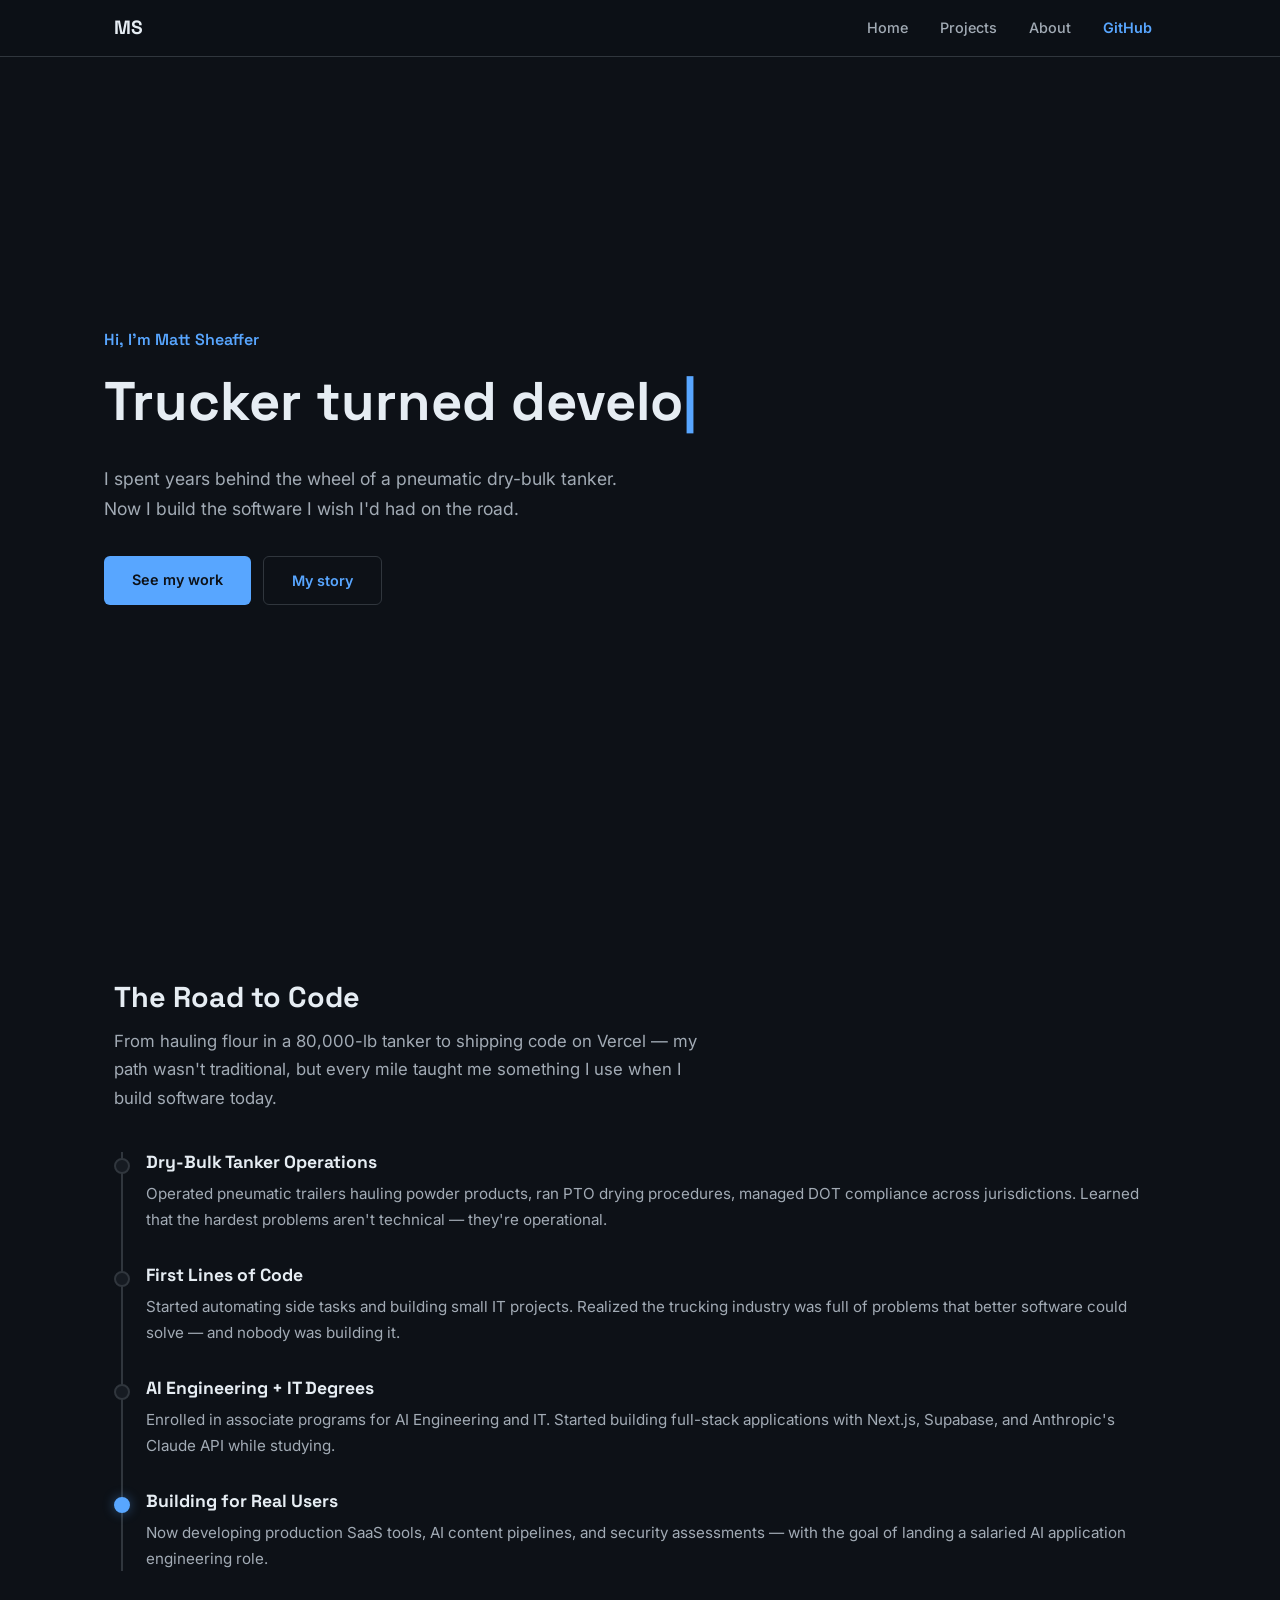
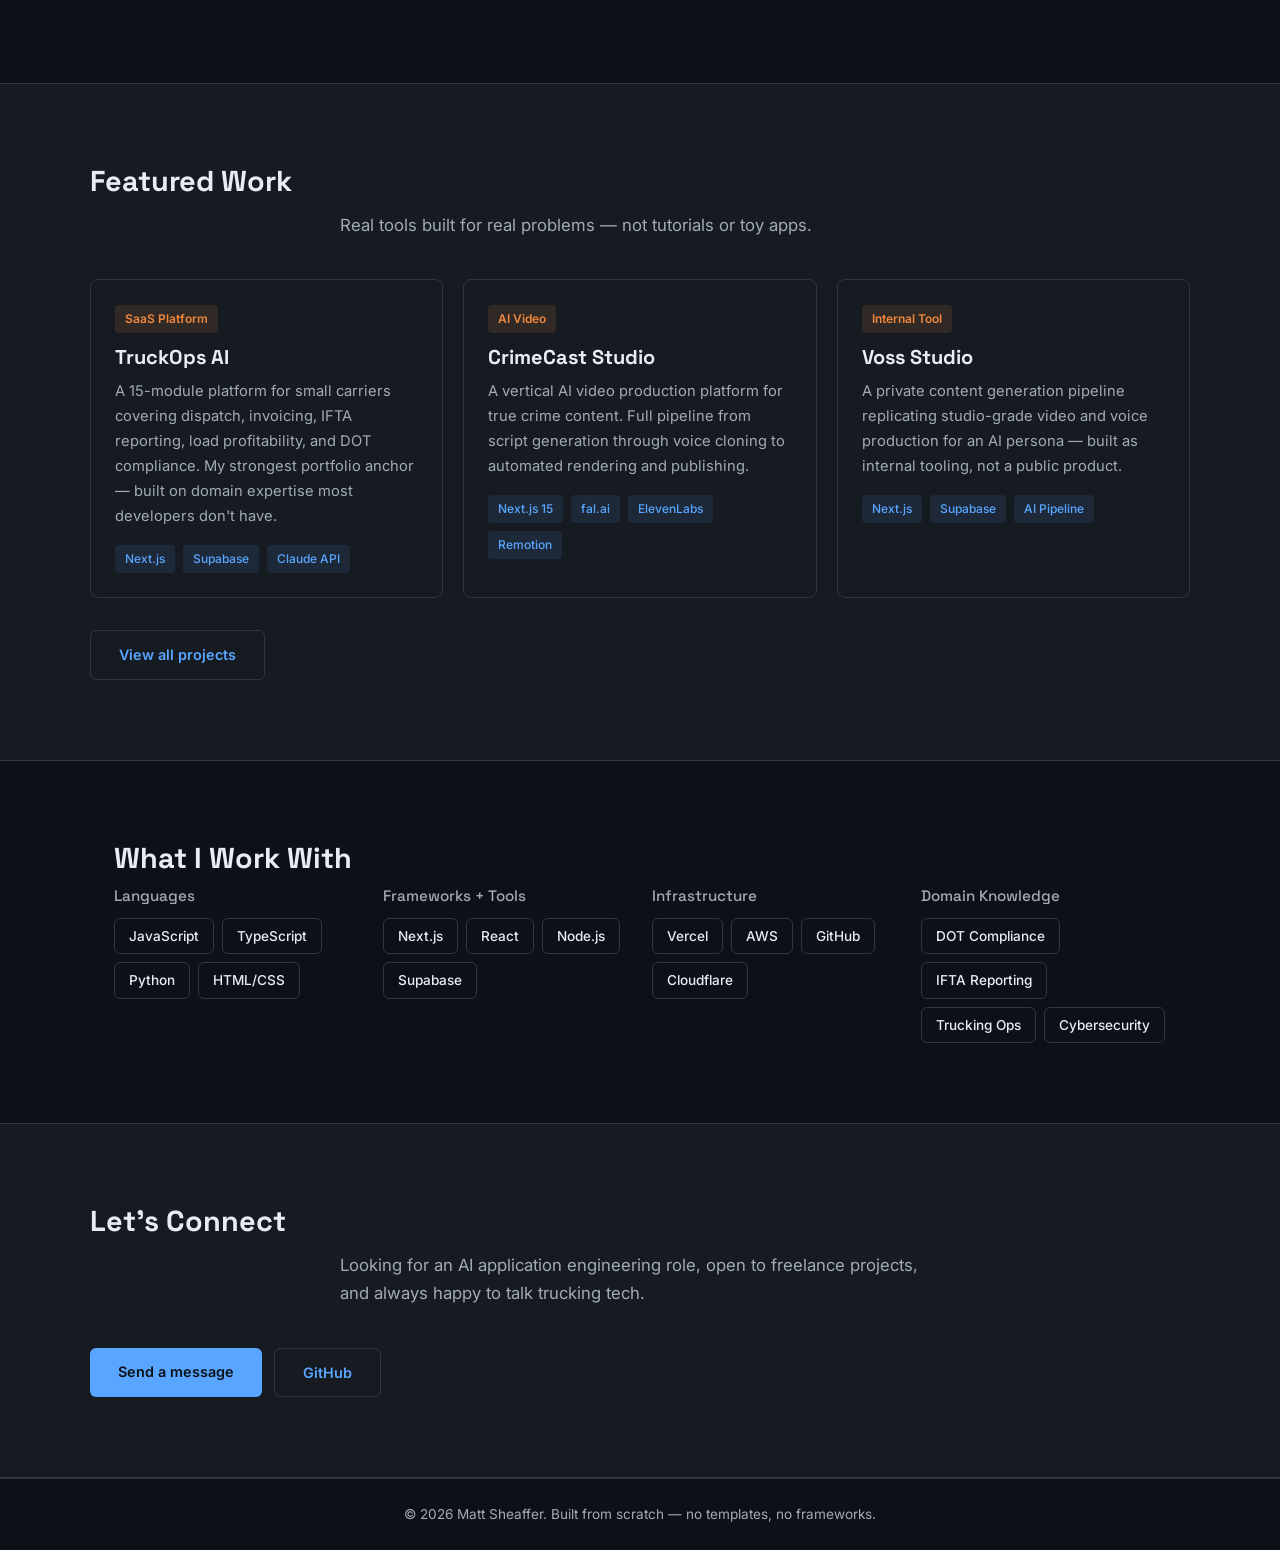
<file: index.html>
<!DOCTYPE html>
<html lang="en">
<head>
    <meta charset="UTF-8">
    <meta name="viewport" content="width=device-width, initial-scale=1.0">
    <title>Matt Sheaffer — Developer Portfolio</title>
    <link rel="preconnect" href="https://fonts.googleapis.com">
    <link rel="preconnect" href="https://fonts.gstatic.com" crossorigin>
    <link href="https://fonts.googleapis.com/css2?family=Space+Grotesk:wght@400;500;600;700&family=Inter:wght@400;500;600&display=swap" rel="stylesheet">
    <link rel="stylesheet" href="styles.css">
</head>
<body>

    <a href="#main-content" class="skip-link">Skip to main content</a>

    <nav aria-label="Main navigation">
        <div class="nav-inner">
            <a href="index.html" class="nav-logo">MS</a>
            <button class="hamburger" aria-label="Toggle navigation" aria-expanded="false">
                <span></span><span></span><span></span>
            </button>
            <ul>
                <li><a href="index.html" aria-current="page">Home</a></li>
                <li><a href="projects.html">Projects</a></li>
                <li><a href="about.html">About</a></li>
                <li><a href="https://github.com/Porcse51115-ux" class="nav-cta">GitHub</a></li>
            </ul>
        </div>
    </nav>

    <main id="main-content">

        <!-- ===== HERO ===== -->
        <section class="hero">
            <div class="hero-content">
                <p class="hero-label">Hi, I'm Matt Sheaffer</p>
                <h1><span id="typed-text"></span><span class="cursor">|</span></h1>
                <p class="hero-sub">
                    I spent years behind the wheel of a pneumatic dry-bulk tanker.
                    Now I build the software I wish I'd had on the road.
                </p>
                <div class="hero-actions">
                    <a href="#projects" class="btn btn-primary">See my work</a>
                    <a href="#about" class="btn btn-outline">My story</a>
                </div>
            </div>
        </section>

        <!-- ===== ABOUT / JOURNEY ===== -->
        <section id="about" class="section">
            <h2 class="section-title">The Road to Code</h2>
            <p class="section-intro">
                From hauling flour in a 80,000-lb tanker to shipping code on Vercel —
                my path wasn't traditional, but every mile taught me something I use
                when I build software today.
            </p>

            <div class="timeline">
                <div class="timeline-item">
                    <div class="timeline-marker"></div>
                    <div class="timeline-content">
                        <h3>Dry-Bulk Tanker Operations</h3>
                        <p>
                            Operated pneumatic trailers hauling powder products,
                            ran PTO drying procedures, managed DOT compliance
                            across jurisdictions. Learned that the hardest problems
                            aren't technical — they're operational.
                        </p>
                    </div>
                </div>
                <div class="timeline-item">
                    <div class="timeline-marker"></div>
                    <div class="timeline-content">
                        <h3>First Lines of Code</h3>
                        <p>
                            Started automating side tasks and building small IT
                            projects. Realized the trucking industry was full of
                            problems that better software could solve — and nobody
                            was building it.
                        </p>
                    </div>
                </div>
                <div class="timeline-item">
                    <div class="timeline-marker"></div>
                    <div class="timeline-content">
                        <h3>AI Engineering + IT Degrees</h3>
                        <p>
                            Enrolled in associate programs for AI Engineering and IT.
                            Started building full-stack applications with Next.js,
                            Supabase, and Anthropic's Claude API while studying.
                        </p>
                    </div>
                </div>
                <div class="timeline-item">
                    <div class="timeline-marker active"></div>
                    <div class="timeline-content">
                        <h3>Building for Real Users</h3>
                        <p>
                            Now developing production SaaS tools, AI content
                            pipelines, and security assessments — with the goal
                            of landing a salaried AI application engineering role.
                        </p>
                    </div>
                </div>
            </div>
        </section>

        <!-- ===== PROJECTS ===== -->
        <section id="projects" class="section section-alt">
            <h2 class="section-title">Featured Work</h2>
            <p class="section-intro">
                Real tools built for real problems — not tutorials or toy apps.
            </p>

            <div class="project-grid">
                <article class="project-card">
                    <div class="card-tag">SaaS Platform</div>
                    <h3>TruckOps AI</h3>
                    <p>
                        A 15-module platform for small carriers covering dispatch,
                        invoicing, IFTA reporting, load profitability, and DOT
                        compliance. My strongest portfolio anchor — built on
                        domain expertise most developers don't have.
                    </p>
                    <div class="card-tech">
                        <span>Next.js</span>
                        <span>Supabase</span>
                        <span>Claude API</span>
                    </div>
                </article>

                <article class="project-card">
                    <div class="card-tag">AI Video</div>
                    <h3>CrimeCast Studio</h3>
                    <p>
                        A vertical AI video production platform for true crime
                        content. Full pipeline from script generation through
                        voice cloning to automated rendering and publishing.
                    </p>
                    <div class="card-tech">
                        <span>Next.js 15</span>
                        <span>fal.ai</span>
                        <span>ElevenLabs</span>
                        <span>Remotion</span>
                    </div>
                </article>

                <article class="project-card">
                    <div class="card-tag">Internal Tool</div>
                    <h3>Voss Studio</h3>
                    <p>
                        A private content generation pipeline replicating
                        studio-grade video and voice production for an AI
                        persona — built as internal tooling, not a public product.
                    </p>
                    <div class="card-tech">
                        <span>Next.js</span>
                        <span>Supabase</span>
                        <span>AI Pipeline</span>
                    </div>
                </article>
            </div>

            <div class="section-cta">
                <a href="projects.html" class="btn btn-outline">View all projects</a>
            </div>
        </section>

        <!-- ===== SKILLS ===== -->
        <section id="skills" class="section">
            <h2 class="section-title">What I Work With</h2>

            <div class="skills-grid">
                <div class="skill-group">
                    <h3>Languages</h3>
                    <div class="skill-tags">
                        <span>JavaScript</span>
                        <span>TypeScript</span>
                        <span>Python</span>
                        <span>HTML/CSS</span>
                    </div>
                </div>
                <div class="skill-group">
                    <h3>Frameworks + Tools</h3>
                    <div class="skill-tags">
                        <span>Next.js</span>
                        <span>React</span>
                        <span>Node.js</span>
                        <span>Supabase</span>
                    </div>
                </div>
                <div class="skill-group">
                    <h3>Infrastructure</h3>
                    <div class="skill-tags">
                        <span>Vercel</span>
                        <span>AWS</span>
                        <span>GitHub</span>
                        <span>Cloudflare</span>
                    </div>
                </div>
                <div class="skill-group">
                    <h3>Domain Knowledge</h3>
                    <div class="skill-tags">
                        <span>DOT Compliance</span>
                        <span>IFTA Reporting</span>
                        <span>Trucking Ops</span>
                        <span>Cybersecurity</span>
                    </div>
                </div>
            </div>
        </section>

        <!-- ===== CONTACT ===== -->
        <section class="section section-alt">
            <h2 class="section-title">Let's Connect</h2>
            <p class="section-intro">
                Looking for an AI application engineering role, open to freelance
                projects, and always happy to talk trucking tech.
            </p>
            <div class="contact-links">
                <a href="about.html#contact" class="btn btn-primary">Send a message</a>
                <a href="https://github.com/Porcse51115-ux" class="btn btn-outline">GitHub</a>
            </div>
        </section>

    </main>

    <footer>
        <p>&copy; 2026 Matt Sheaffer. Built from scratch — no templates, no frameworks.</p>
    </footer>

    <script src="script.js"></script>
</body>
</html>
</file>
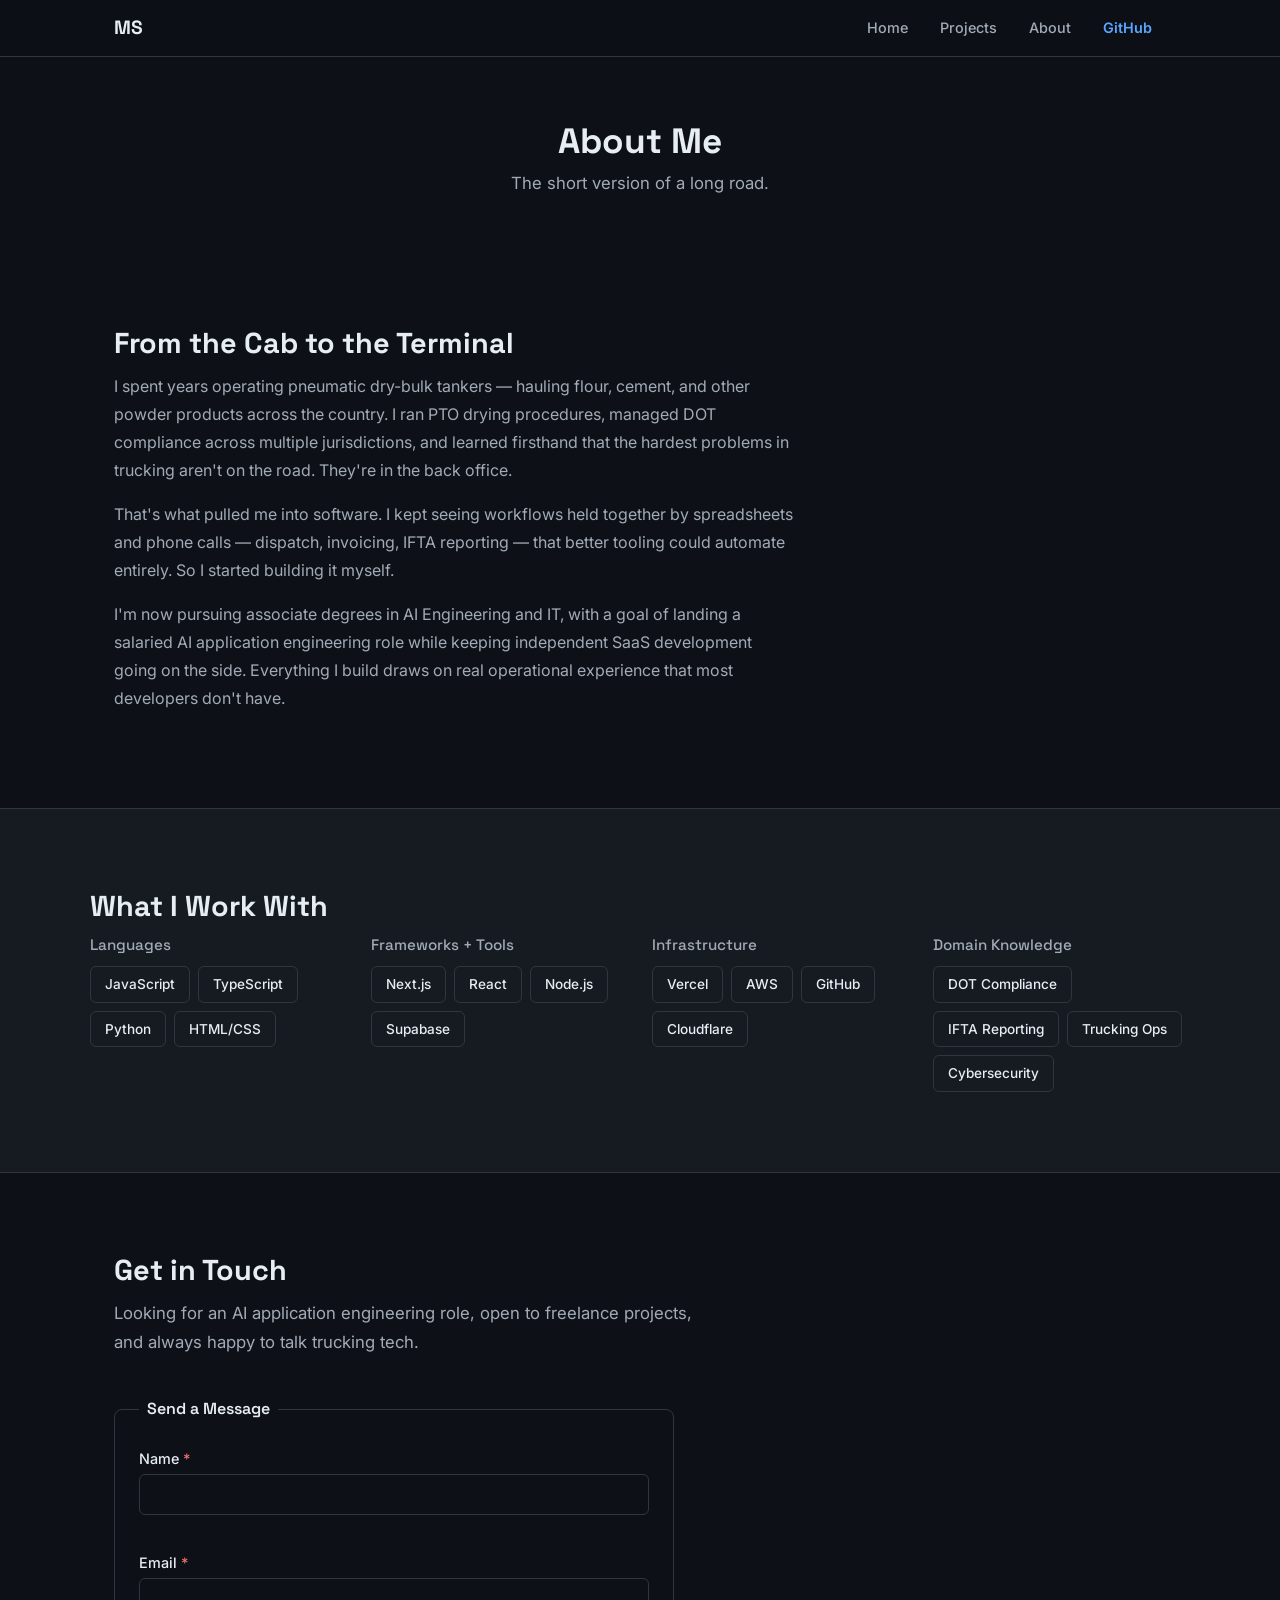
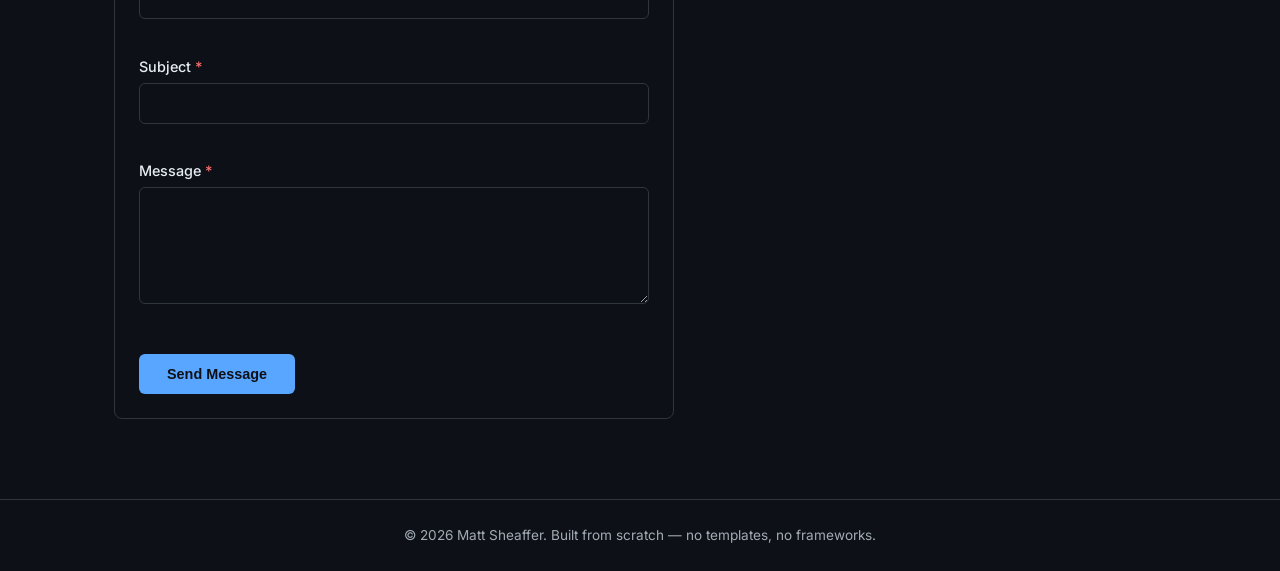
<file: about.html>
<!DOCTYPE html>
<html lang="en">
<head>
    <meta charset="UTF-8">
    <meta name="viewport" content="width=device-width, initial-scale=1.0">
    <title>Matt Sheaffer — About &amp; Contact</title>
    <link rel="preconnect" href="https://fonts.googleapis.com">
    <link rel="preconnect" href="https://fonts.gstatic.com" crossorigin>
    <link href="https://fonts.googleapis.com/css2?family=Space+Grotesk:wght@400;500;600;700&family=Inter:wght@400;500;600&display=swap" rel="stylesheet">
    <link rel="stylesheet" href="styles.css">
</head>
<body>

    <a href="#main-content" class="skip-link">Skip to main content</a>

    <nav aria-label="Main navigation">
        <div class="nav-inner">
            <a href="index.html" class="nav-logo">MS</a>
            <button class="hamburger" aria-label="Toggle navigation" aria-expanded="false">
                <span></span><span></span><span></span>
            </button>
            <ul>
                <li><a href="index.html">Home</a></li>
                <li><a href="projects.html">Projects</a></li>
                <li><a href="about.html" aria-current="page">About</a></li>
                <li><a href="https://github.com/Porcse51115-ux" class="nav-cta">GitHub</a></li>
            </ul>
        </div>
    </nav>

    <main id="main-content">

        <section class="page-header">
            <h1>About Me</h1>
            <p>The short version of a long road.</p>
        </section>

        <!-- Background -->
        <section class="section">
            <div class="about-content">
                <h2 class="section-title">From the Cab to the Terminal</h2>
                <p>
                    I spent years operating pneumatic dry-bulk tankers — hauling flour,
                    cement, and other powder products across the country. I ran PTO
                    drying procedures, managed DOT compliance across multiple
                    jurisdictions, and learned firsthand that the hardest problems in
                    trucking aren't on the road. They're in the back office.
                </p>
                <p>
                    That's what pulled me into software. I kept seeing workflows held
                    together by spreadsheets and phone calls — dispatch, invoicing,
                    IFTA reporting — that better tooling could automate entirely. So
                    I started building it myself.
                </p>
                <p>
                    I'm now pursuing associate degrees in AI Engineering and IT, with
                    a goal of landing a salaried AI application engineering role while
                    keeping independent SaaS development going on the side. Everything
                    I build draws on real operational experience that most developers
                    don't have.
                </p>
            </div>
        </section>

        <!-- Skills -->
        <section class="section section-alt">
            <h2 class="section-title">What I Work With</h2>
            <div class="skills-grid">
                <div class="skill-group">
                    <h3>Languages</h3>
                    <div class="skill-tags">
                        <span>JavaScript</span>
                        <span>TypeScript</span>
                        <span>Python</span>
                        <span>HTML/CSS</span>
                    </div>
                </div>
                <div class="skill-group">
                    <h3>Frameworks + Tools</h3>
                    <div class="skill-tags">
                        <span>Next.js</span>
                        <span>React</span>
                        <span>Node.js</span>
                        <span>Supabase</span>
                    </div>
                </div>
                <div class="skill-group">
                    <h3>Infrastructure</h3>
                    <div class="skill-tags">
                        <span>Vercel</span>
                        <span>AWS</span>
                        <span>GitHub</span>
                        <span>Cloudflare</span>
                    </div>
                </div>
                <div class="skill-group">
                    <h3>Domain Knowledge</h3>
                    <div class="skill-tags">
                        <span>DOT Compliance</span>
                        <span>IFTA Reporting</span>
                        <span>Trucking Ops</span>
                        <span>Cybersecurity</span>
                    </div>
                </div>
            </div>
        </section>

        <!-- Contact Form -->
        <section id="contact" class="section">
            <h2 class="section-title">Get in Touch</h2>
            <p class="section-intro">
                Looking for an AI application engineering role, open to freelance
                projects, and always happy to talk trucking tech.
            </p>

            <form id="contact-form" class="contact-form" novalidate>
                <fieldset>
                    <legend>Send a Message</legend>

                    <div class="form-group">
                        <label for="full-name">Name <span class="required">*</span></label>
                        <input type="text" id="full-name" name="full-name" required
                               aria-required="true" aria-describedby="full-name-error">
                        <span id="full-name-error" class="error-msg" role="alert"></span>
                    </div>

                    <div class="form-group">
                        <label for="email">Email <span class="required">*</span></label>
                        <input type="email" id="email" name="email" required
                               aria-required="true" aria-describedby="email-error">
                        <span id="email-error" class="error-msg" role="alert"></span>
                    </div>

                    <div class="form-group">
                        <label for="subject">Subject <span class="required">*</span></label>
                        <input type="text" id="subject" name="subject" required
                               aria-required="true" aria-describedby="subject-error">
                        <span id="subject-error" class="error-msg" role="alert"></span>
                    </div>

                    <div class="form-group">
                        <label for="message">Message <span class="required">*</span></label>
                        <textarea id="message" name="message" rows="5" required
                                  aria-required="true" aria-describedby="message-error"></textarea>
                        <span id="message-error" class="error-msg" role="alert"></span>
                    </div>

                    <button type="submit" class="btn btn-primary">Send Message</button>
                </fieldset>
            </form>

            <div id="form-success" class="success-msg" hidden>
                <h3>Message sent!</h3>
                <p>Thanks for reaching out. This form is a demo for a class project, but the interest is real.</p>
            </div>
        </section>

    </main>

    <footer>
        <p>&copy; 2026 Matt Sheaffer. Built from scratch — no templates, no frameworks.</p>
    </footer>

    <script src="script.js"></script>
</body>
</html>
</file>
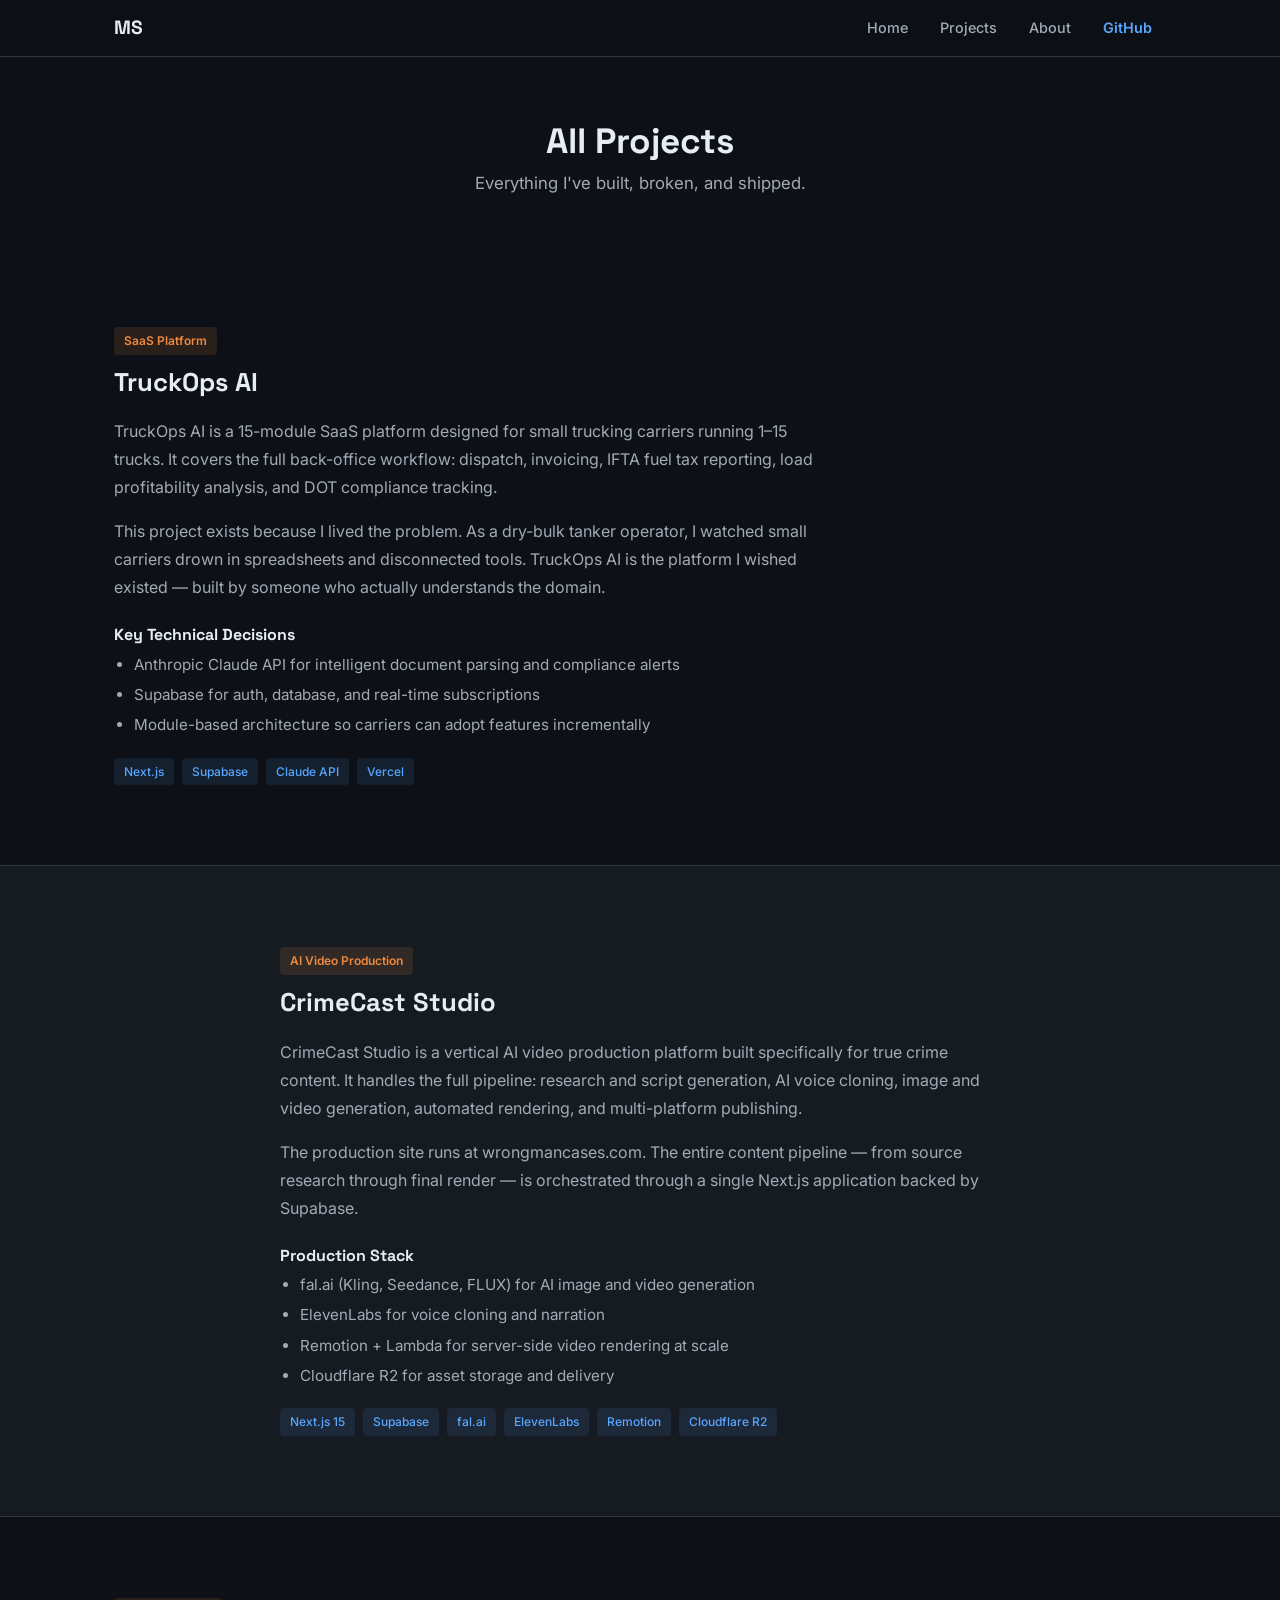
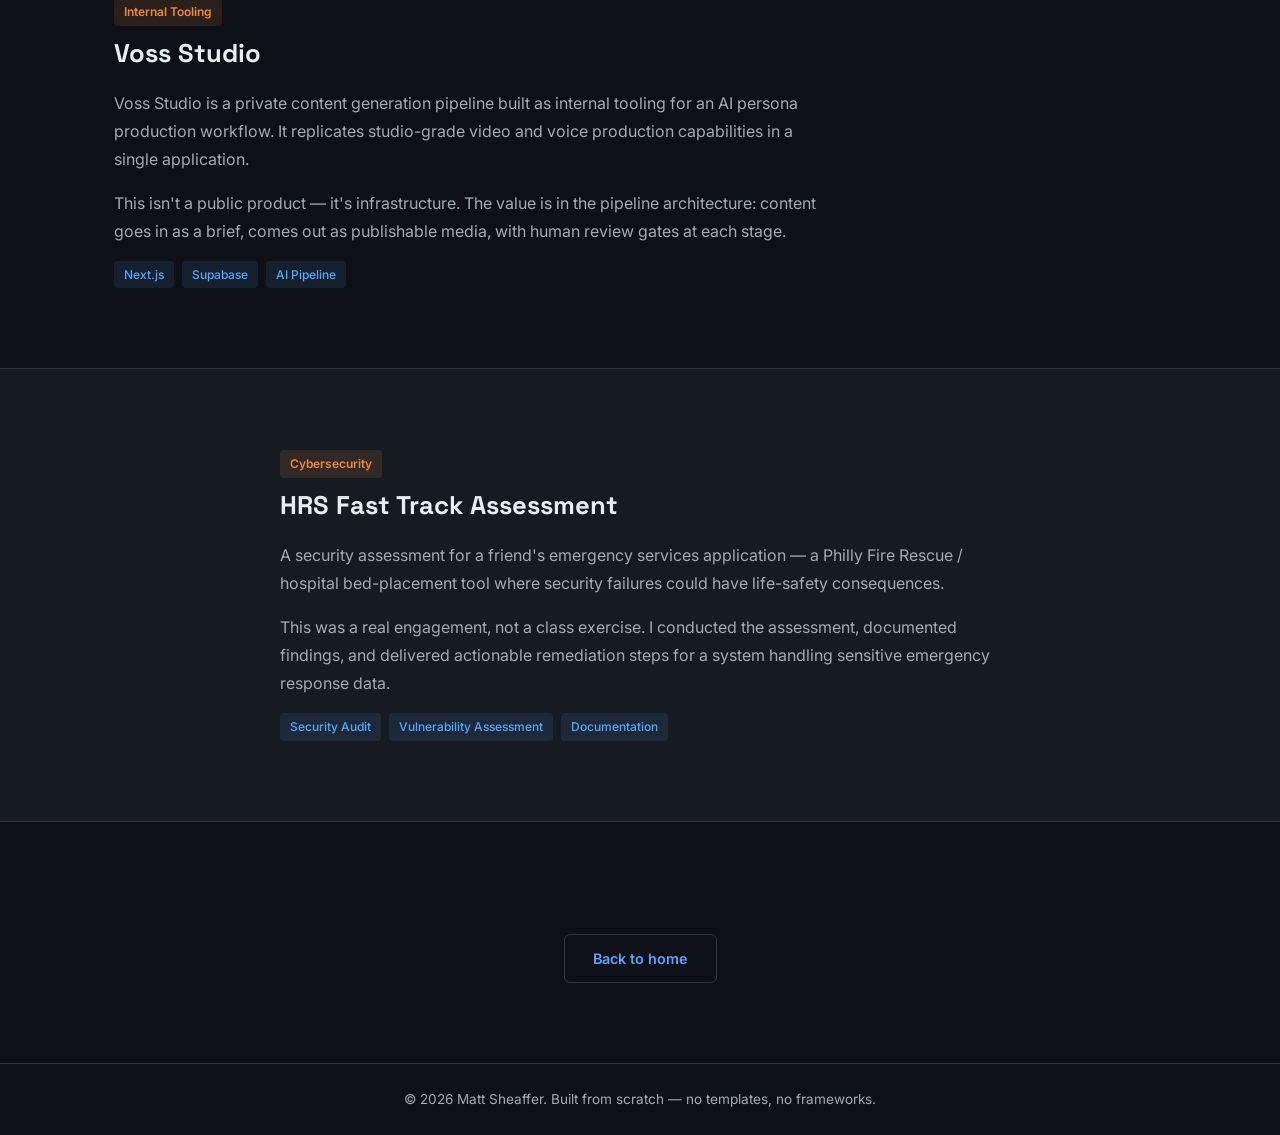
<file: projects.html>
<!DOCTYPE html>
<html lang="en">
<head>
    <meta charset="UTF-8">
    <meta name="viewport" content="width=device-width, initial-scale=1.0">
    <title>Matt Sheaffer — Projects</title>
    <link rel="preconnect" href="https://fonts.googleapis.com">
    <link rel="preconnect" href="https://fonts.gstatic.com" crossorigin>
    <link href="https://fonts.googleapis.com/css2?family=Space+Grotesk:wght@400;500;600;700&family=Inter:wght@400;500;600&display=swap" rel="stylesheet">
    <link rel="stylesheet" href="styles.css">
</head>
<body>

    <a href="#main-content" class="skip-link">Skip to main content</a>

    <nav aria-label="Main navigation">
        <div class="nav-inner">
            <a href="index.html" class="nav-logo">MS</a>
            <button class="hamburger" aria-label="Toggle navigation" aria-expanded="false">
                <span></span><span></span><span></span>
            </button>
            <ul>
                <li><a href="index.html">Home</a></li>
                <li><a href="projects.html" aria-current="page">Projects</a></li>
                <li><a href="about.html">About</a></li>
                <li><a href="https://github.com/Porcse51115-ux" class="nav-cta">GitHub</a></li>
            </ul>
        </div>
    </nav>

    <main id="main-content">

        <section class="page-header">
            <h1>All Projects</h1>
            <p>Everything I've built, broken, and shipped.</p>
        </section>

        <section class="section">
            <div class="project-detail">
                <div class="detail-header">
                    <div class="card-tag">SaaS Platform</div>
                    <h2>TruckOps AI</h2>
                </div>
                <div class="detail-body">
                    <p>
                        TruckOps AI is a 15-module SaaS platform designed for small
                        trucking carriers running 1–15 trucks. It covers the full
                        back-office workflow: dispatch, invoicing, IFTA fuel tax
                        reporting, load profitability analysis, and DOT compliance
                        tracking.
                    </p>
                    <p>
                        This project exists because I lived the problem. As a
                        dry-bulk tanker operator, I watched small carriers drown in
                        spreadsheets and disconnected tools. TruckOps AI is the
                        platform I wished existed — built by someone who actually
                        understands the domain.
                    </p>
                    <h3>Key Technical Decisions</h3>
                    <ul>
                        <li>Anthropic Claude API for intelligent document parsing and compliance alerts</li>
                        <li>Supabase for auth, database, and real-time subscriptions</li>
                        <li>Module-based architecture so carriers can adopt features incrementally</li>
                    </ul>
                    <div class="card-tech">
                        <span>Next.js</span>
                        <span>Supabase</span>
                        <span>Claude API</span>
                        <span>Vercel</span>
                    </div>
                </div>
            </div>
        </section>

        <section class="section section-alt">
            <div class="project-detail">
                <div class="detail-header">
                    <div class="card-tag">AI Video Production</div>
                    <h2>CrimeCast Studio</h2>
                </div>
                <div class="detail-body">
                    <p>
                        CrimeCast Studio is a vertical AI video production platform
                        built specifically for true crime content. It handles the
                        full pipeline: research and script generation, AI voice
                        cloning, image and video generation, automated rendering,
                        and multi-platform publishing.
                    </p>
                    <p>
                        The production site runs at wrongmancases.com. The entire
                        content pipeline — from source research through final
                        render — is orchestrated through a single Next.js
                        application backed by Supabase.
                    </p>
                    <h3>Production Stack</h3>
                    <ul>
                        <li>fal.ai (Kling, Seedance, FLUX) for AI image and video generation</li>
                        <li>ElevenLabs for voice cloning and narration</li>
                        <li>Remotion + Lambda for server-side video rendering at scale</li>
                        <li>Cloudflare R2 for asset storage and delivery</li>
                    </ul>
                    <div class="card-tech">
                        <span>Next.js 15</span>
                        <span>Supabase</span>
                        <span>fal.ai</span>
                        <span>ElevenLabs</span>
                        <span>Remotion</span>
                        <span>Cloudflare R2</span>
                    </div>
                </div>
            </div>
        </section>

        <section class="section">
            <div class="project-detail">
                <div class="detail-header">
                    <div class="card-tag">Internal Tooling</div>
                    <h2>Voss Studio</h2>
                </div>
                <div class="detail-body">
                    <p>
                        Voss Studio is a private content generation pipeline built
                        as internal tooling for an AI persona production workflow.
                        It replicates studio-grade video and voice production
                        capabilities in a single application.
                    </p>
                    <p>
                        This isn't a public product — it's infrastructure. The
                        value is in the pipeline architecture: content goes in as
                        a brief, comes out as publishable media, with human review
                        gates at each stage.
                    </p>
                    <div class="card-tech">
                        <span>Next.js</span>
                        <span>Supabase</span>
                        <span>AI Pipeline</span>
                    </div>
                </div>
            </div>
        </section>

        <section class="section section-alt">
            <div class="project-detail">
                <div class="detail-header">
                    <div class="card-tag">Cybersecurity</div>
                    <h2>HRS Fast Track Assessment</h2>
                </div>
                <div class="detail-body">
                    <p>
                        A security assessment for a friend's emergency services
                        application — a Philly Fire Rescue / hospital bed-placement
                        tool where security failures could have life-safety
                        consequences.
                    </p>
                    <p>
                        This was a real engagement, not a class exercise. I
                        conducted the assessment, documented findings, and
                        delivered actionable remediation steps for a system
                        handling sensitive emergency response data.
                    </p>
                    <div class="card-tech">
                        <span>Security Audit</span>
                        <span>Vulnerability Assessment</span>
                        <span>Documentation</span>
                    </div>
                </div>
            </div>
        </section>

        <section class="section">
            <div class="section-cta" style="text-align: center;">
                <a href="index.html" class="btn btn-outline">Back to home</a>
            </div>
        </section>

    </main>

    <footer>
        <p>&copy; 2026 Matt Sheaffer. Built from scratch — no templates, no frameworks.</p>
    </footer>

    <script src="script.js"></script>
</body>
</html>
</file>
<file: styles.css>
/* =========================================================
   Matt Sheaffer — Developer Portfolio
   Dark theme, Space Grotesk + Inter, mobile-first.
   
   Palette:
     --bg:       #0d1117  (page background)
     --surface:  #161b22  (cards, nav)
     --border:   #30363d  (borders)
     --text:     #e6edf3  (primary text)
     --muted:    #8b949e  (secondary text)
     --accent:   #58a6ff  (links, highlights)
     --orange:   #f0883e  (warm accent / tags)
   ========================================================= */

:root {
    --bg: #0d1117;
    --surface: #161b22;
    --border: #30363d;
    --text: #e6edf3;
    --muted: #a2abb5;
    --accent: #58a6ff;
    --orange: #f0883e;
}

* { box-sizing: border-box; margin: 0; padding: 0; }

html { scroll-behavior: smooth; }

body {
    font-family: "Inter", -apple-system, sans-serif;
    background-color: var(--bg);
    color: var(--text);
    line-height: 1.65;
    -webkit-font-smoothing: antialiased;
}

h1, h2, h3 {
    font-family: "Space Grotesk", "Inter", sans-serif;
    font-weight: 700;
    line-height: 1.2;
}

a {
    color: var(--accent);
    text-decoration: none;
}
a:hover { text-decoration: underline; }

img { max-width: 100%; height: auto; }

/* ---------- Skip link ---------- */
.skip-link {
    position: absolute;
    top: -50px; left: 0;
    background: var(--accent); color: var(--bg);
    padding: 8px 16px; z-index: 200;
    font-weight: 600;
}
.skip-link:focus { top: 0; }

/* =========================================================
   NAV
   ========================================================= */
nav {
    position: fixed;
    top: 0; left: 0; right: 0;
    z-index: 100;
    background: rgba(13, 17, 23, 0.85);
    backdrop-filter: blur(12px);
    border-bottom: 1px solid var(--border);
}

.nav-inner {
    max-width: 1100px;
    margin: 0 auto;
    padding: 0 24px;
    display: flex;
    align-items: center;
    justify-content: space-between;
    height: 56px;
}

.nav-logo {
    font-family: "Space Grotesk", sans-serif;
    font-weight: 700;
    font-size: 1.2em;
    color: var(--text);
    text-decoration: none;
    letter-spacing: -0.5px;
}

nav ul {
    list-style: none;
    display: none;
    flex-direction: column;
    position: absolute;
    top: 56px; left: 0; right: 0;
    background: var(--surface);
    border-bottom: 1px solid var(--border);
}
nav ul.nav-open { display: flex; }

nav li a {
    display: block;
    padding: 14px 24px;
    color: var(--muted);
    font-size: 0.9em;
    font-weight: 500;
    border-bottom: 1px solid var(--border);
    text-decoration: none;
    transition: color 0.2s;
}
nav li a:hover { color: var(--text); }

.nav-cta {
    color: var(--accent) !important;
    font-weight: 600 !important;
}

/* Hamburger */
.hamburger {
    display: flex;
    flex-direction: column;
    justify-content: center;
    gap: 5px;
    background: none; border: none;
    cursor: pointer; padding: 8px;
}
.hamburger span {
    display: block;
    width: 22px; height: 2px;
    background: var(--text);
    border-radius: 1px;
    transition: transform 0.3s, opacity 0.3s;
}
.hamburger.is-active span:nth-child(1) { transform: translateY(7px) rotate(45deg); }
.hamburger.is-active span:nth-child(2) { opacity: 0; }
.hamburger.is-active span:nth-child(3) { transform: translateY(-7px) rotate(-45deg); }

/* =========================================================
   HERO
   ========================================================= */
.hero {
    min-height: 100vh;
    display: flex;
    align-items: center;
    padding: 80px 24px 48px;
}

.hero-content {
    max-width: 720px;
    margin: 0 auto;
}

.hero-label {
    color: var(--accent);
    font-family: "Space Grotesk", sans-serif;
    font-weight: 600;
    font-size: 1em;
    margin-bottom: 16px;
}

.hero h1 {
    font-size: 2.4em;
    min-height: 1.3em;
    margin-bottom: 24px;
    color: var(--text);
}

.cursor {
    color: var(--accent);
    animation: blink 1s step-end infinite;
}

@keyframes blink {
    50% { opacity: 0; }
}

.hero-sub {
    color: var(--muted);
    font-size: 1.1em;
    max-width: 540px;
    margin-bottom: 32px;
    line-height: 1.7;
}

.hero-actions {
    display: flex;
    gap: 12px;
    flex-wrap: wrap;
}

/* =========================================================
   BUTTONS
   ========================================================= */
.btn {
    display: inline-block;
    padding: 12px 28px;
    border-radius: 6px;
    font-weight: 600;
    font-size: 0.9em;
    text-decoration: none;
    transition: background 0.2s, color 0.2s;
}

.btn-primary {
    background: var(--accent);
    color: var(--bg);
}
.btn-primary:hover {
    background: #79c0ff;
    text-decoration: none;
}

.btn-outline {
    background: transparent;
    color: var(--accent);
    border: 1px solid var(--border);
}
.btn-outline:hover {
    background: var(--surface);
    text-decoration: none;
}

/* =========================================================
   SECTIONS
   ========================================================= */
.section {
    padding: 64px 24px;
    max-width: 1100px;
    margin: 0 auto;
}

.section-alt {
    background: var(--surface);
    max-width: none;
    border-top: 1px solid var(--border);
    border-bottom: 1px solid var(--border);
}
.section-alt > * {
    max-width: 1100px;
    margin-left: auto;
    margin-right: auto;
}

.section-title {
    font-size: 1.8em;
    margin-bottom: 12px;
}

.section-intro {
    color: var(--muted);
    font-size: 1.05em;
    max-width: 600px;
    margin-bottom: 40px;
    line-height: 1.7;
}

.section-cta {
    margin-top: 32px;
}

.page-header {
    padding: 120px 24px 48px;
    text-align: center;
}
.page-header h1 {
    font-size: 2.2em;
    margin-bottom: 8px;
}
.page-header p {
    color: var(--muted);
    font-size: 1.05em;
}

/* =========================================================
   TIMELINE
   ========================================================= */
.timeline {
    position: relative;
    padding-left: 32px;
}

.timeline::before {
    content: '';
    position: absolute;
    left: 7px; top: 0; bottom: 0;
    width: 2px;
    background: var(--border);
}

.timeline-item {
    position: relative;
    margin-bottom: 32px;
}

.timeline-marker {
    position: absolute;
    left: -32px; top: 6px;
    width: 16px; height: 16px;
    border-radius: 50%;
    background: var(--surface);
    border: 2px solid var(--border);
}

.timeline-marker.active {
    background: var(--accent);
    border-color: var(--accent);
    box-shadow: 0 0 12px rgba(88, 166, 255, 0.4);
}

.timeline-content h3 {
    font-size: 1.1em;
    margin-bottom: 8px;
    color: var(--text);
}

.timeline-content p {
    color: var(--muted);
    font-size: 0.95em;
    line-height: 1.7;
}

/* =========================================================
   PROJECT CARDS
   ========================================================= */
.project-grid {
    display: grid;
    grid-template-columns: 1fr;
    gap: 20px;
}

.project-card {
    background: var(--bg);
    border: 1px solid var(--border);
    border-radius: 8px;
    padding: 24px;
    transition: border-color 0.2s, transform 0.2s;
}

.section-alt .project-card {
    background: var(--surface);
}

.project-card:hover {
    border-color: var(--accent);
    transform: translateY(-2px);
}

.card-tag {
    display: inline-block;
    font-size: 0.75em;
    font-weight: 600;
    color: var(--orange);
    background: rgba(240, 136, 62, 0.12);
    padding: 4px 10px;
    border-radius: 4px;
    margin-bottom: 12px;
}

.project-card h3 {
    font-size: 1.25em;
    margin-bottom: 10px;
}

.project-card p {
    color: var(--muted);
    font-size: 0.92em;
    line-height: 1.7;
    margin-bottom: 16px;
}

.card-tech {
    display: flex;
    flex-wrap: wrap;
    gap: 8px;
}

.card-tech span {
    font-size: 0.75em;
    padding: 4px 10px;
    background: rgba(88, 166, 255, 0.1);
    color: var(--accent);
    border-radius: 4px;
    font-weight: 500;
}

/* =========================================================
   PROJECT DETAIL (projects.html)
   ========================================================= */
.project-detail {
    max-width: 720px;
}

.detail-header {
    margin-bottom: 20px;
}

.detail-header h2 {
    font-size: 1.6em;
}

.detail-body p {
    color: var(--muted);
    margin-bottom: 16px;
    line-height: 1.75;
}

.detail-body h3 {
    font-size: 1em;
    color: var(--text);
    margin-bottom: 8px;
    margin-top: 24px;
}

.detail-body ul {
    color: var(--muted);
    padding-left: 20px;
    margin-bottom: 20px;
}
.detail-body li {
    margin-bottom: 6px;
    font-size: 0.95em;
    line-height: 1.6;
}

/* =========================================================
   SKILLS GRID
   ========================================================= */
.skills-grid {
    display: grid;
    grid-template-columns: 1fr;
    gap: 24px;
}

.skill-group h3 {
    font-size: 0.95em;
    color: var(--muted);
    font-weight: 500;
    margin-bottom: 12px;
}

.skill-tags {
    display: flex;
    flex-wrap: wrap;
    gap: 8px;
}

.skill-tags span {
    font-size: 0.85em;
    padding: 6px 14px;
    border: 1px solid var(--border);
    border-radius: 6px;
    color: var(--text);
    font-weight: 500;
    transition: border-color 0.2s, background 0.2s;
}
.skill-tags span:hover {
    border-color: var(--accent);
    background: rgba(88, 166, 255, 0.08);
}

/* =========================================================
   CONTACT
   ========================================================= */
.contact-links {
    display: flex;
    gap: 12px;
    flex-wrap: wrap;
}

/* =========================================================
   FOOTER
   ========================================================= */
footer {
    border-top: 1px solid var(--border);
    padding: 24px;
    text-align: center;
    color: var(--muted);
    font-size: 0.85em;
}

/* =========================================================
   TABLET (768px+)
   ========================================================= */
@media (min-width: 768px) {
    .hamburger { display: none; }

    nav ul {
        display: flex;
        flex-direction: row;
        position: static;
        background: none;
        border: none;
        gap: 4px;
    }

    nav li a {
        padding: 8px 14px;
        border: none;
        border-radius: 6px;
    }
    nav li a:hover { background: var(--surface); }

    .hero h1 { font-size: 3em; }

    .project-grid { grid-template-columns: repeat(2, 1fr); }
    .skills-grid  { grid-template-columns: repeat(2, 1fr); }
}

/* =========================================================
   DESKTOP (1100px+)
   ========================================================= */
@media (min-width: 1100px) {
    .hero h1 { font-size: 3.4em; }
    .hero-content { margin: 0 0 0 80px; }

    .project-grid { grid-template-columns: repeat(3, 1fr); }
    .skills-grid  { grid-template-columns: repeat(4, 1fr); }

    .section { padding: 80px 24px; }
}

/* =========================================================
   ABOUT PAGE
   ========================================================= */
.about-content {
    max-width: 680px;
}

.about-content p {
    color: var(--muted);
    margin-bottom: 16px;
    line-height: 1.75;
}

/* =========================================================
   CONTACT FORM
   ========================================================= */
.contact-form {
    max-width: 560px;
}

fieldset {
    border: 1px solid var(--border);
    border-radius: 8px;
    padding: 24px;
    margin: 0;
}

legend {
    font-family: "Space Grotesk", sans-serif;
    font-weight: 600;
    color: var(--text);
    padding: 0 8px;
}

.form-group {
    margin-bottom: 16px;
}

.form-group label {
    display: block;
    margin-bottom: 4px;
    font-weight: 500;
    color: var(--text);
    font-size: 0.9em;
}

.required {
    color: #f87171;
}

.form-group input,
.form-group textarea {
    width: 100%;
    padding: 10px 12px;
    border: 1px solid var(--border);
    border-radius: 6px;
    font-family: "Inter", sans-serif;
    font-size: 0.95em;
    color: var(--text);
    background-color: var(--bg);
    transition: border-color 0.2s;
}

.form-group input:focus,
.form-group textarea:focus {
    outline: none;
    border-color: var(--accent);
    box-shadow: 0 0 0 2px rgba(88, 166, 255, 0.25);
}

.form-group textarea {
    resize: vertical;
    min-height: 100px;
}

.input-error {
    border-color: #f87171 !important;
}
.input-error:focus {
    box-shadow: 0 0 0 2px rgba(248, 113, 113, 0.25) !important;
}

.error-msg {
    display: block;
    min-height: 1.2em;
    color: #f87171;
    font-size: 0.8em;
    margin-top: 4px;
}

.success-msg {
    background: rgba(52, 211, 153, 0.1);
    border: 1px solid rgba(52, 211, 153, 0.3);
    border-radius: 8px;
    padding: 24px;
    margin-top: 16px;
}
.success-msg h3 {
    color: #34d399;
    margin-bottom: 4px;
}
.success-msg p {
    color: var(--muted);
}

.contact-form button[type="submit"] {
    margin-top: 8px;
    cursor: pointer;
    border: none;
}
</file>
